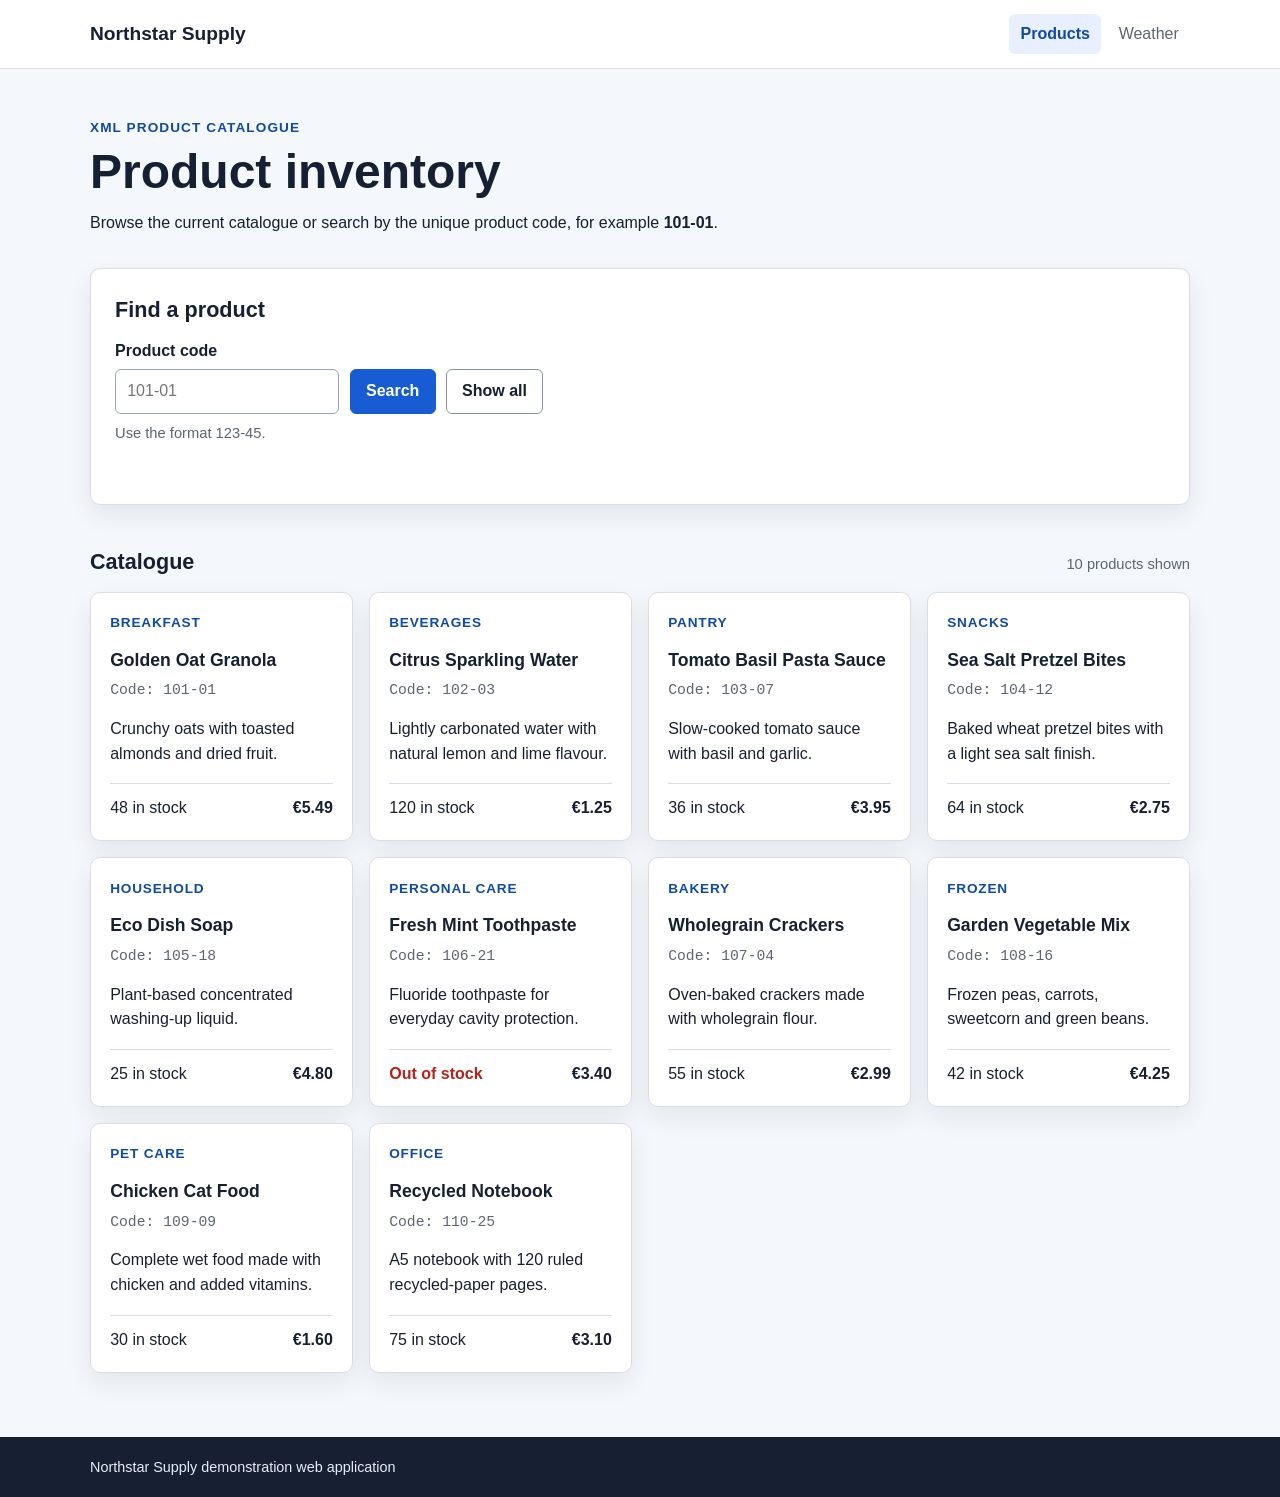
<file: index.html>
<!doctype html>
<html lang="en">
  <head>
    <meta charset="UTF-8" />
    <meta name="viewport" content="width=device-width, initial-scale=1.0" />
    <meta
      name="description"
      content="Browse and search the product inventory stored in XML."
    />
    <title>Northstar Supply | Product Inventory</title>
    <link rel="stylesheet" href="style.css" />
    <script src="products.js" defer></script>
  </head>
  <body>
    <header class="site-header">
      <div class="container header-content">
        <a class="brand" href="index.html">Northstar Supply</a>
        <nav aria-label="Main navigation">
          <a class="nav-link active" href="index.html" aria-current="page"
            >Products</a
          >
          <a class="nav-link" href="weather.html">Weather</a>
        </nav>
      </div>
    </header>
    <main class="container">
      <section class="hero" aria-labelledby="page-title">
        <p class="eyebrow">XML product catalogue</p>
        <h1 id="page-title">Product inventory</h1>
        <p>
          Browse the current catalogue or search by the unique product code, for
          example <strong>101-01</strong>.
        </p>
      </section>
      <section class="search-panel" aria-labelledby="search-title">
        <h2 id="search-title">Find a product</h2>
        <!-- The pattern mirrors the product-code rule in Products.xml. -->
        <form id="product-search-form" novalidate>
          <label for="product-code">Product code</label>
          <div class="search-controls">
            <input
              id="product-code"
              name="product-code"
              type="text"
              inputmode="numeric"
              placeholder="101-01"
              pattern="[0-9]{3}-[0-9]{2}"
              maxlength="6"
              aria-describedby="product-code-help"
            />
            <button type="submit">Search</button>
            <button class="button-secondary" id="show-all-button" type="button">
              Show all
            </button>
          </div>
          <p id="product-code-help" class="help-text">Use the format 123-45.</p>
        </form>
        <p
          id="search-message"
          class="status-message"
          role="status"
          aria-live="polite"
        ></p>
      </section>
      <section aria-labelledby="catalogue-title">
        <div class="section-heading">
          <h2 id="catalogue-title">Catalogue</h2>
          <p id="product-count" class="muted-text"></p>
        </div>
        <div id="product-results" class="product-grid" aria-live="polite"></div>
      </section>
    </main>
    <footer class="site-footer">
      <div class="container">
        Northstar Supply demonstration web application
      </div>
    </footer>

    <script src="./products.js"></script>
  </body>
</html>
</file>
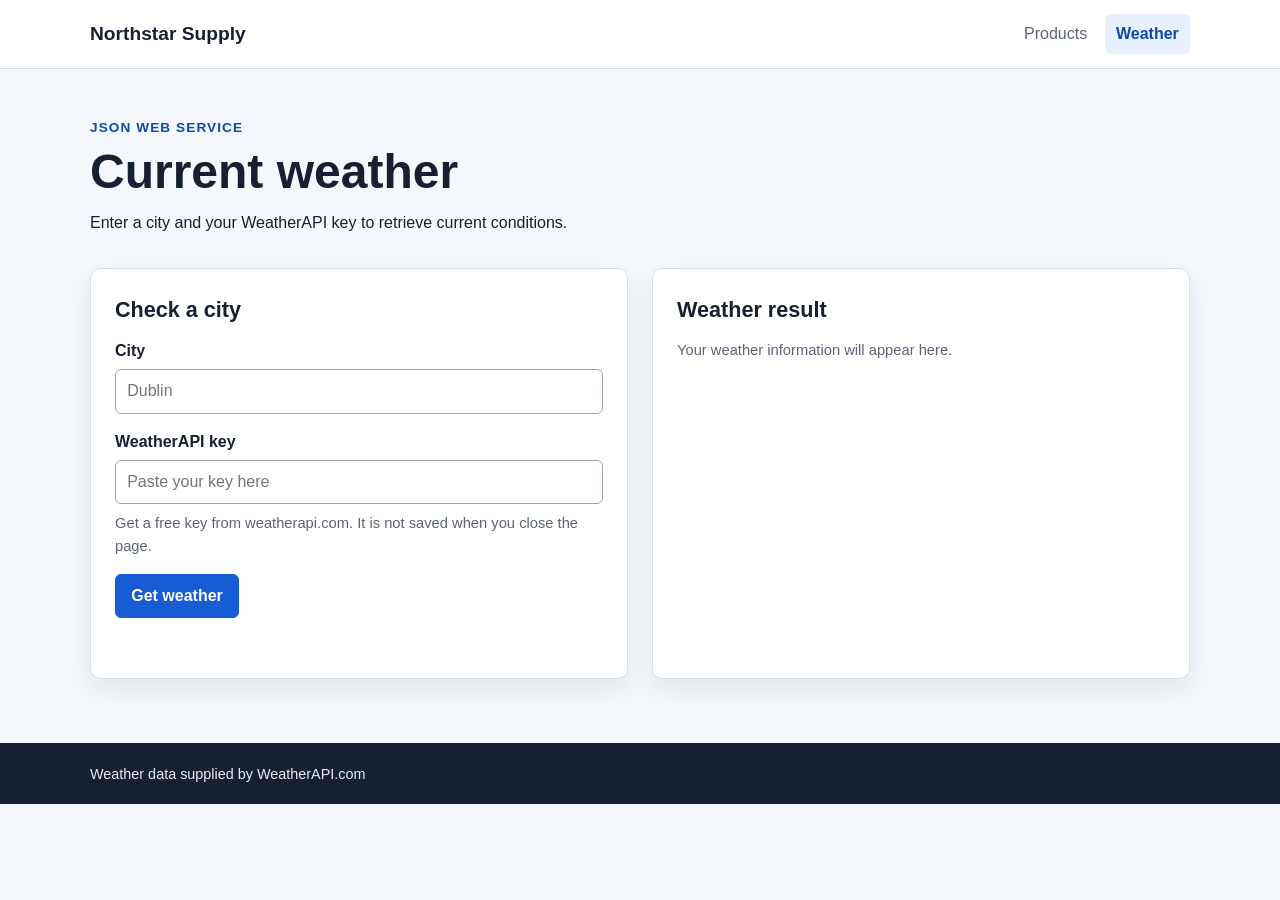
<file: weather.html>
<!doctype html>
<html lang="en">
  <head>
    <meta charset="UTF-8" />
    <meta name="viewport" content="width=device-width, initial-scale=1.0" />
    <meta
      name="description"
      content="Get current weather data from WeatherAPI."
    />
    <title>Northstar Supply | Weather</title>
    <link rel="stylesheet" href="style.css" />
    <script src="weather.js" defer></script>
  </head>
  <body>
    <header class="site-header">
      <div class="container header-content">
        <a class="brand" href="index.html">Northstar Supply</a>
        <nav aria-label="Main navigation">
          <a class="nav-link" href="index.html">Products</a
          ><a class="nav-link active" href="weather.html" aria-current="page"
            >Weather</a
          >
        </nav>
      </div>
    </header>
    <main class="container">
      <section class="hero" aria-labelledby="page-title">
        <p class="eyebrow">JSON web service</p>
        <h1 id="page-title">Current weather</h1>
        <p>
          Enter a city and your WeatherAPI key to retrieve current conditions.
        </p>
      </section>
      <div class="weather-layout">
        <section class="weather-form" aria-labelledby="weather-form-title">
          <h2 id="weather-form-title">Check a city</h2>
          <form id="weather-form" novalidate>
            <div class="form-field">
              <label for="city">City</label
              ><input
                id="city"
                name="city"
                type="text"
                autocomplete="address-level2"
                placeholder="Dublin"
                required
              />
            </div>
            <div class="form-field">
              <label for="api-key">WeatherAPI key</label
              ><!-- A key is never hard-coded: it stays only in the visitor's browser session. --><input
                id="api-key"
                name="api-key"
                type="password"
                autocomplete="off"
                placeholder="Paste your key here"
                required
              />
              <p class="help-text">
                Get a free key from weatherapi.com. It is not saved when you
                close the page.
              </p>
            </div>
            <button type="submit">Get weather</button>
          </form>
          <p
            id="weather-message"
            class="status-message"
            role="status"
            aria-live="polite"
          ></p>
        </section>
        <section
          class="weather-results"
          aria-labelledby="weather-results-title"
        >
          <h2 id="weather-results-title">Weather result</h2>
          <div id="weather-output">
            <p class="muted-text">Your weather information will appear here.</p>
          </div>
        </section>
      </div>
    </main>
    <footer class="site-footer">
      <div class="container">Weather data supplied by WeatherAPI.com</div>
    </footer>
  </body>
</html>
</file>
<file: style.css>
:root {
  --ink: #172033;
  --muted: #5d6575;
  --surface: #fff;
  --surface-soft: #f4f7fb;
  --border: #d8dee9;
  --accent: #175cd3;
  --accent-dark: #0f4aa8;
  --success: #067647;
  --error: #b42318;
  --shadow: 0 10px 26px rgba(23, 32, 51, 0.08);
}
* {
  box-sizing: border-box;
}
body {
  margin: 0;
  color: var(--ink);
  background: var(--surface-soft);
  font-family: Arial, Helvetica, sans-serif;
  line-height: 1.55;
}
.container {
  width: min(1100px, calc(100% - 2rem));
  margin: 0 auto;
}
.site-header {
  background: var(--surface);
  border-bottom: 1px solid var(--border);
}
.header-content {
  min-height: 68px;
  display: flex;
  align-items: center;
  justify-content: space-between;
  gap: 1rem;
}
.brand {
  color: var(--ink);
  font-size: 1.2rem;
  font-weight: 700;
  text-decoration: none;
}
nav {
  display: flex;
  gap: 0.4rem;
}
.nav-link {
  color: var(--muted);
  border-radius: 6px;
  padding: 0.45rem 0.7rem;
  text-decoration: none;
}
.nav-link:hover,
.nav-link.active {
  color: var(--accent-dark);
  background: #e8f0ff;
  font-weight: 700;
}
main {
  padding: 3rem 0 4rem;
}
.hero {
  max-width: 760px;
  margin-bottom: 2rem;
}
.eyebrow {
  color: var(--accent-dark);
  font-size: 0.85rem;
  font-weight: 700;
  letter-spacing: 0.08em;
  margin: 0 0 0.4rem;
  text-transform: uppercase;
}
h1,
h2,
h3,
p {
  margin-top: 0;
}
h1 {
  font-size: clamp(2rem, 5vw, 3rem);
  line-height: 1.15;
  margin-bottom: 0.7rem;
}
h2 {
  font-size: 1.35rem;
  margin-bottom: 0.8rem;
}
h3 {
  font-size: 1.1rem;
  margin-bottom: 0.35rem;
}
.search-panel,
.weather-form,
.weather-results,
.product-card {
  background: var(--surface);
  border: 1px solid var(--border);
  border-radius: 10px;
  box-shadow: var(--shadow);
}
.search-panel,
.weather-form {
  padding: 1.5rem;
  margin-bottom: 2.5rem;
}
.search-controls {
  display: flex;
  flex-wrap: wrap;
  gap: 0.65rem;
}
label {
  display: block;
  font-weight: 700;
  margin-bottom: 0.35rem;
}
input {
  border: 1px solid #9ba6b8;
  border-radius: 6px;
  font: inherit;
  min-height: 42px;
  padding: 0.55rem 0.7rem;
}
input:focus {
  border-color: var(--accent);
  outline: 3px solid #c9dcff;
}
button {
  background: var(--accent);
  border: 1px solid var(--accent);
  border-radius: 6px;
  color: #fff;
  cursor: pointer;
  font: inherit;
  font-weight: 700;
  min-height: 42px;
  padding: 0.55rem 0.95rem;
}
button:hover {
  background: var(--accent-dark);
  border-color: var(--accent-dark);
}
.button-secondary {
  background: var(--surface);
  border-color: #8792a4;
  color: var(--ink);
}
.button-secondary:hover {
  background: #eef2f7;
  color: var(--ink);
}
.help-text,
.muted-text {
  color: var(--muted);
  font-size: 0.92rem;
  margin: 0.5rem 0 0;
}
.status-message {
  min-height: 1.5rem;
  font-weight: 700;
  margin: 0.75rem 0 0;
}
.status-message.error {
  color: var(--error);
}
.status-message.success {
  color: var(--success);
}
.section-heading {
  align-items: baseline;
  display: flex;
  flex-wrap: wrap;
  justify-content: space-between;
  gap: 0.5rem;
}
.product-grid {
  display: grid;
  gap: 1rem;
  grid-template-columns: repeat(auto-fit, minmax(235px, 1fr));
}
.product-card {
  padding: 1.2rem;
}
.product-category {
  color: var(--accent-dark);
  font-size: 0.85rem;
  font-weight: 700;
  letter-spacing: 0.06em;
  text-transform: uppercase;
}
.product-code {
  color: var(--muted);
  font-family: Consolas, monospace;
  font-size: 0.92rem;
}
.product-description {
  min-height: 3.15rem;
}
.product-meta {
  border-top: 1px solid var(--border);
  display: flex;
  justify-content: space-between;
  margin-top: 1rem;
  padding-top: 0.75rem;
}
.out-of-stock {
  color: var(--error);
  font-weight: 700;
}
.weather-layout {
  display: grid;
  gap: 1.5rem;
  grid-template-columns: minmax(0, 1fr) minmax(0, 1fr);
}
.weather-form,
.weather-results {
  margin: 0;
  padding: 1.5rem;
}
.weather-results {
  min-height: 260px;
}
.weather-details {
  display: grid;
  gap: 0.75rem;
  grid-template-columns: repeat(2, 1fr);
  margin-top: 1.2rem;
}
.weather-details div {
  background: var(--surface-soft);
  border-radius: 6px;
  padding: 0.75rem;
}
.weather-details dt {
  color: var(--muted);
  font-size: 0.85rem;
}
.weather-details dd {
  font-size: 1.1rem;
  font-weight: 700;
  margin: 0.15rem 0 0;
}
.form-field {
  margin-bottom: 1rem;
}
.form-field input {
  width: 100%;
}
.site-footer {
  background: var(--ink);
  color: #e7edf8;
  font-size: 0.9rem;
  padding: 1.2rem 0;
}
@media (max-width: 700px) {
  .header-content {
    flex-direction: column;
    align-items: stretch;
    padding: 0.8rem 0;
  }
  .weather-layout,
  .weather-details {
    grid-template-columns: 1fr;
  }
}
</file>
